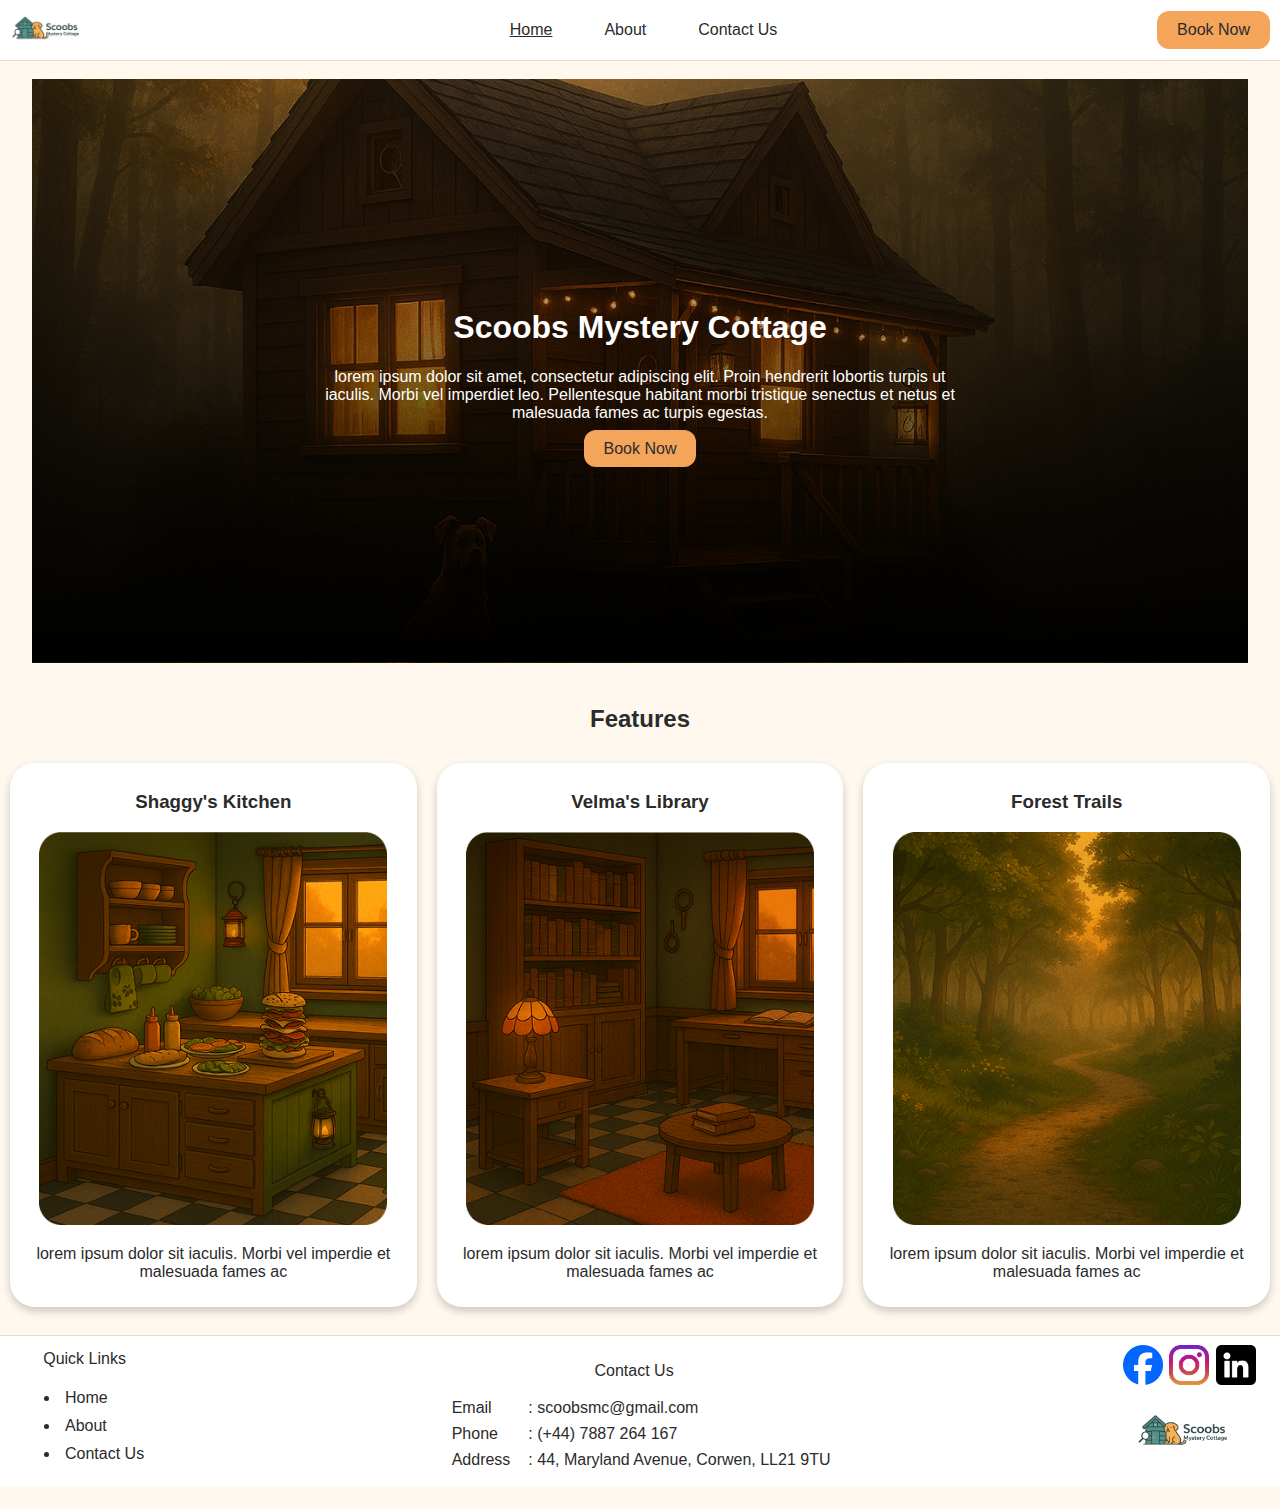
<file: index.html>
<!DOCTYPE html>
<html lang="en">
<head>
    <meta charset="UTF-8" />
    <link rel="stylesheet" type="text/css" href="root/style.css" />
    <title>Scoobs Mystery Cottage</title>
</head>

<body>
    <header>
        <!--image 1 created by Microsoft CoPilot, 2026-->
        <img src="assets/logo.png" alt="Scoobs Mystery Cottage" id="logo" />
        <nav>
            <ul id="nav-list">
                <li class="nav-item" id="current-page"><a href="index.html">Home</a></li>
                <li class="nav-item"><a href="about.html">About</a></li>
                <li class="nav-item"><a href="contactus.html">Contact Us</a></li>
            </ul>
        </nav>
        <a href="contactus.html" class="book-button">Book Now</a>
    </header>

    <br />

    <div class="container">
        <!--image 2 created by Microsoft CoPilot, 2026-->
        <img src="assets/cottage_image_main.png" alt="Cozy cottage with a friendly dog on the porch" class="main-image" />
        <div class="image-content">
            <h1>Scoobs Mystery Cottage</h1>
            <div class="description">
                lorem ipsum dolor sit amet, consectetur adipiscing elit. Proin hendrerit lobortis turpis ut iaculis. Morbi vel imperdiet leo. Pellentesque habitant morbi tristique senectus et netus et malesuada fames ac turpis egestas.
            </div>
            <br />
            <a href="contactus.html" class="book-button">Book Now</a>
        </div>
    </div>

    <br />

    <h2>Features</h2>

    <div class="card-container">

        <div class="card">
            <!--image 3 created by Microsoft CoPilot, 2026-->
            <h3>Shaggy's Kitchen</h3>
            <img src="assets/kitchen_square.png" alt="Kitchen with a sandwich station" class="card-img" />
            <p>
                lorem ipsum dolor sit iaculis. Morbi vel imperdie et malesuada fames ac
            </p>
        </div>

        <div class="card">
            <!--image 4 created by Microsoft CoPilot, 2026-->
            <h3>Velma's Library</h3>
            <img src="assets/library_square.png" alt="Bookshelf full of books and a comfy chair" class="card-img" />
            <p>
                lorem ipsum dolor sit iaculis. Morbi vel imperdie et malesuada fames ac
            </p>
        </div>

        <div class="card">
            <!--image 5 created by Microsoft CoPilot, 2026-->
            <h3>Forest Trails</h3>
            <img src="assets/forest_square.png" alt="Footpath surrounded by trees" class="card-img" />
            <p>
                lorem ipsum dolor sit iaculis. Morbi vel imperdie et malesuada fames ac
            </p>
        </div>

    </div>

    <br />

    <footer>
        <div id="fnav" class="inline-container">
            <p>Quick Links </p>
            <ul id="flist">
                <li class="flist"><a href="index.html">Home</a></li>
                <li class="flist"><a href="about.html">About</a></li>
                <li class="flist"><a href="contactus.html">Contact Us</a></li>
            </ul>
        </div>
        <div id="fcontact" class="inline-container">
            <p>Contact Us</p>
            <table>
                <tr> <td class="c-data"> Email</td><td class="c-data">: scoobsmc@gmail.com</td> </tr>
                <tr> <td class="c-data"> Phone</td><td class="c-data">: (+44) 7887 264 167</td> </tr>
                <tr> <td class="c-data"> Address</td><td class="c-data">: 44, Maryland Avenue, Corwen, LL21 9TU</td> </tr>
            </table>
        </div>
        <div id="flogos" class="inline-container">
            <table>
                <tr>
                    <!--Facebook Logo, 2023-->
                    <td><a href="https://www.facebook.com/"><img src="assets/icons/facebook.png" alt="FacebookLink" class="sicon" /></a></td>
                    <!--Instagram Logo, 2022-->
                    <td><a href="https://www.instagram.com/"><img src="assets/icons/instagram.png" alt="Instagram Link" class="sicon" /></a></td>
                    <!--LinkedIn Logo In-Black, 2018-->
                    <td><a href="https://www.linkedin.com/"><img src="assets/icons/linkedin.png" alt="LinkedIn Link" class="sicon" /></a></td>
                </tr>
                <!--image 1 created by Microsoft CoPilot, 2026-->
                <tr><td id="ftable" colspan="3"><img src="assets/logo.png" alt="Scoobs Mystery Cottage" id="flogo" /></td></tr>
            </table>
        </div>
    </footer>

</body>

</html>
</file>
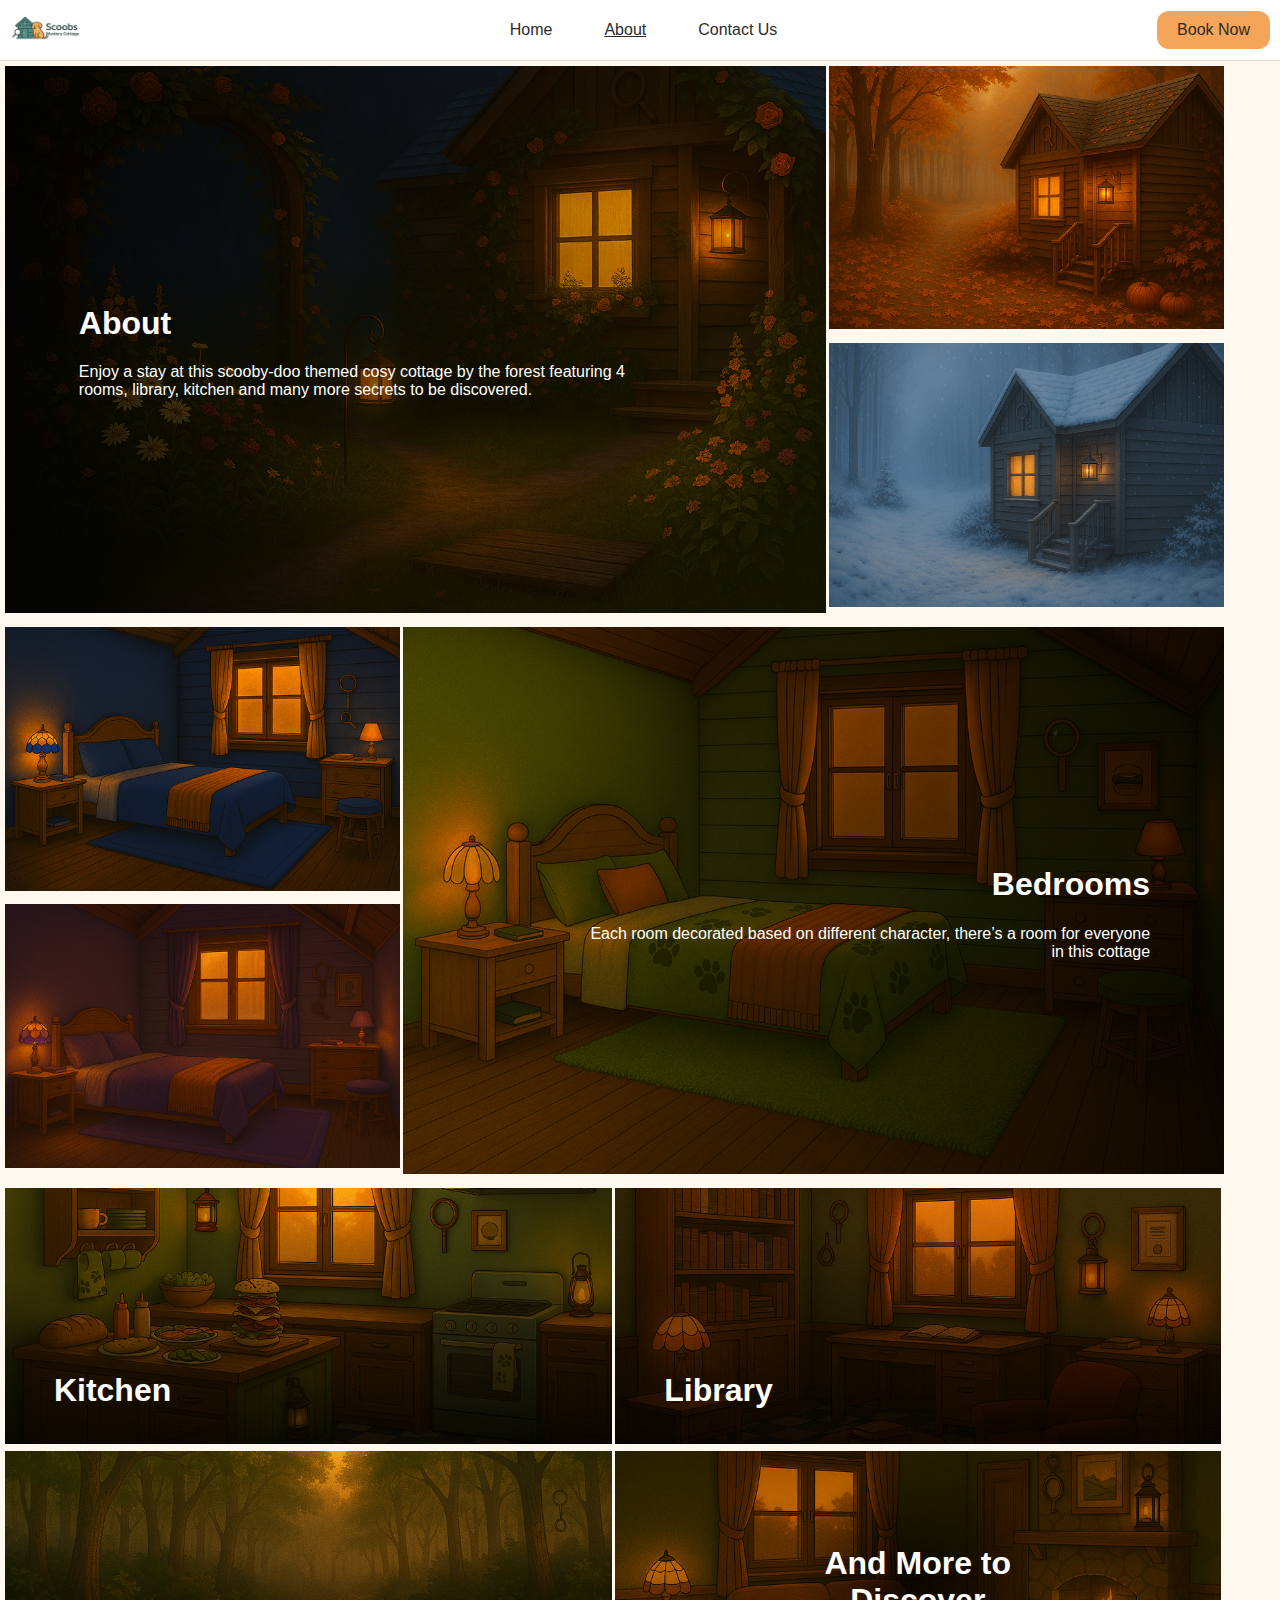
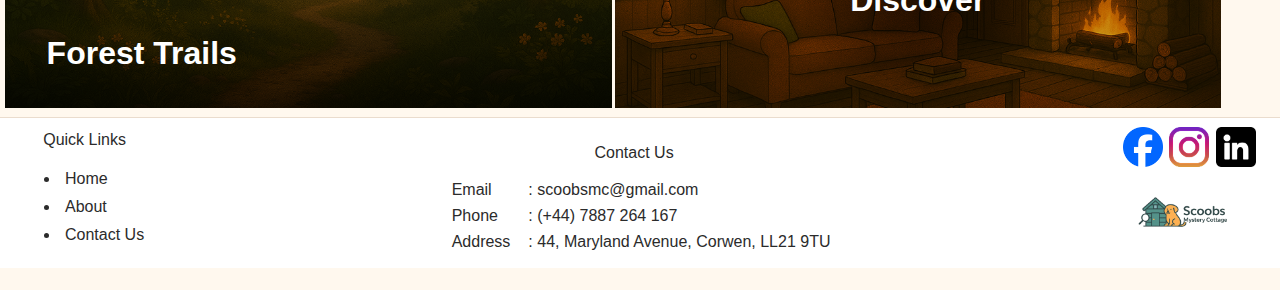
<file: about.html>
<!DOCTYPE html>
<html lang="en">
<head>
    <meta charset="UTF-8" />
    <link rel="stylesheet" type="text/css" href="root/style.css" />
    <title>Gallery</title>
</head>

<body>
    <header>
        <!--image 1 created by Microsoft CoPilot, 2026-->
        <img src="assets/logo.png" alt="Scoobs Mystery Cottage" id="logo" />
        <nav>
            <ul id="nav-list">
                <li class="nav-item"><a href="index.html">Home</a></li>
                <li class="nav-item" id="current-page"><a href="about.html">About</a></li>
                <li class="nav-item"><a href="contactus.html">Contact Us</a></li>
            </ul>
        </nav>
        <a href="contactus.html" class="book-button">Book Now</a>
    </header>
   
    <div id="gallery">
        <div id="image-group-a">
            <div class="left-image">
                <!--image 7 created by Microsoft CoPilot, 2026-->
                <img src="assets/garden_image.png" alt="Back garden full of flowers" class="gallery-image" />
                <div class="about-image-left-content">
                    <h1>About</h1>
                    <div class="description">
                        Enjoy a stay at this scooby-doo themed cosy cottage by the forest featuring 4 rooms, library, kitchen and many more secrets  to be discovered.
                    </div>

                </div>
            </div>
            <div class="sub-image-a-a">
                <!--image 8 created by Microsoft CoPilot, 2026-->
                <img src="assets/autumn_cottage.png" alt="Cottage during the Autumn season" class="gallery-image" />
            </div>
            <div class="sub-image-a-b">
                <!--image 9 created by Microsoft CoPilot, 2026-->
                <img src="assets/winter_cottage.png" alt="Cottage during the Winter season" class="gallery-image" />
            </div>
        </div>

        <div id="image-group-b">
            <div class="right-image">
                <!--image 10 created by Microsoft CoPilot, 2026-->
                <img src="assets/shaggy_room.png" alt="A bedroom inspired by Shaggy from Scooby-doo" class="gallery-image" />
                <div class="about-image-right-content">
                    <h1>Bedrooms</h1>
                    <div class="description">
                        Each room decorated based on different character, there’s a room for everyone in this cottage
                    </div>
                </div>
            </div>
            <div class="sub-image-a">
                <!--image 11 created by Microsoft CoPilot, 2026-->
                <img src="assets/blue_room.png" alt="A bedroom inspired by Fred from Scooby-doo" class="gallery-image" />
            </div>
            <div class="sub-image-b">
                <!--image 12 created by Microsoft CoPilot, 2026-->
                <img src="assets/purple_room.png" alt="A bedroom inspired by Daphne from Scooby-doo" class="gallery-image" />
            </div>
            </div>

        <div id="image-group-c">
            <div class="c-image-a">
                <!--image 13 created by Microsoft CoPilot, 2026-->
                <img src="assets/kitchen.png" alt="beautiful kitchen with a sandwich station" class="gallery-image" />
                <div class="other-features">
                    <h1>Kitchen</h1>
                </div>
            </div>
            <div class="c-image-b">
                <!--image 14 created by Microsoft CoPilot, 2026-->
                <img src="assets/library.png" alt="Bookrack filled with books and a reading chair" class="gallery-image" />
                <div class="other-features">
                    <h1>Library</h1>
                </div>
            </div>
            <div class="c-image-c">
                <!--image 15 created by Microsoft CoPilot, 2026-->
                <img src="assets/forest.png" alt="path along the forest" class="gallery-image" />
                <div class="other-features">
                    <h1>Forest Trails</h1>
                </div>
            </div>
            <div class="c-image-d">
                <!--image 16 created by Microsoft CoPilot, 2026-->
                <img src="assets/fireplace.png" alt="fireplace in a cozy living room" class="gallery-image" />
                <div class="other-features-center">
                    <h1>And More to Discover</h1>
                </div>
            </div>
        </div>
    </div>
        
    <footer>
        <div id="fnav"> 
            <p>Quick Links </p>
            <ul id="flist">
               <li class="flist"><a href="index.html">Home</a></li>
               <li class="flist"><a href="about.html">About</a></li>
               <li class="flist"><a href="contactus.html">Contact Us</a></li>
            </ul>
        </div>
        <div id="fcontact"> 
            <p>Contact Us</p>
            <table>
                <tr> <td class="c-data"> Email</td><td class="c-data">: scoobsmc@gmail.com</td> </tr>
                <tr> <td class="c-data"> Phone</td><td class="c-data">: (+44) 7887 264 167</td> </tr>
                <tr> <td class="c-data"> Address</td><td class="c-data">: 44, Maryland Avenue, Corwen, LL21 9TU</td> </tr>
            </table>
        </div>
        <div id="flogos">
            <table>
                <tr>
                    <!--Facebook Logo, 2023-->
                    <td><a href="https://www.facebook.com/"><img src="assets/icons/facebook.png" alt="FacebookLink" class="sicon" /></a></td>
                    <!--Instagram Logo, 2022-->
                    <td><a href="https://www.instagram.com/"><img src="assets/icons/instagram.png" alt="Instagram Link" class="sicon" /></a></td>
                    <!--LinkedIn Logo In-Black, 2018-->
                    <td><a href="https://www.linkedin.com/"><img src="assets/icons/linkedin.png" alt="LinkedIn Link" class="sicon" /></a></td>
                </tr>
                <!--image 1 created by Microsoft CoPilot, 2026-->
                <tr><td id="ftable" colspan="3"><img src="assets/logo.png" alt="Scoobs Mystery Cottage" id="flogo" /></td></tr>
            </table>
                    
        </div>
    </footer>
</body>

</html>
</file>
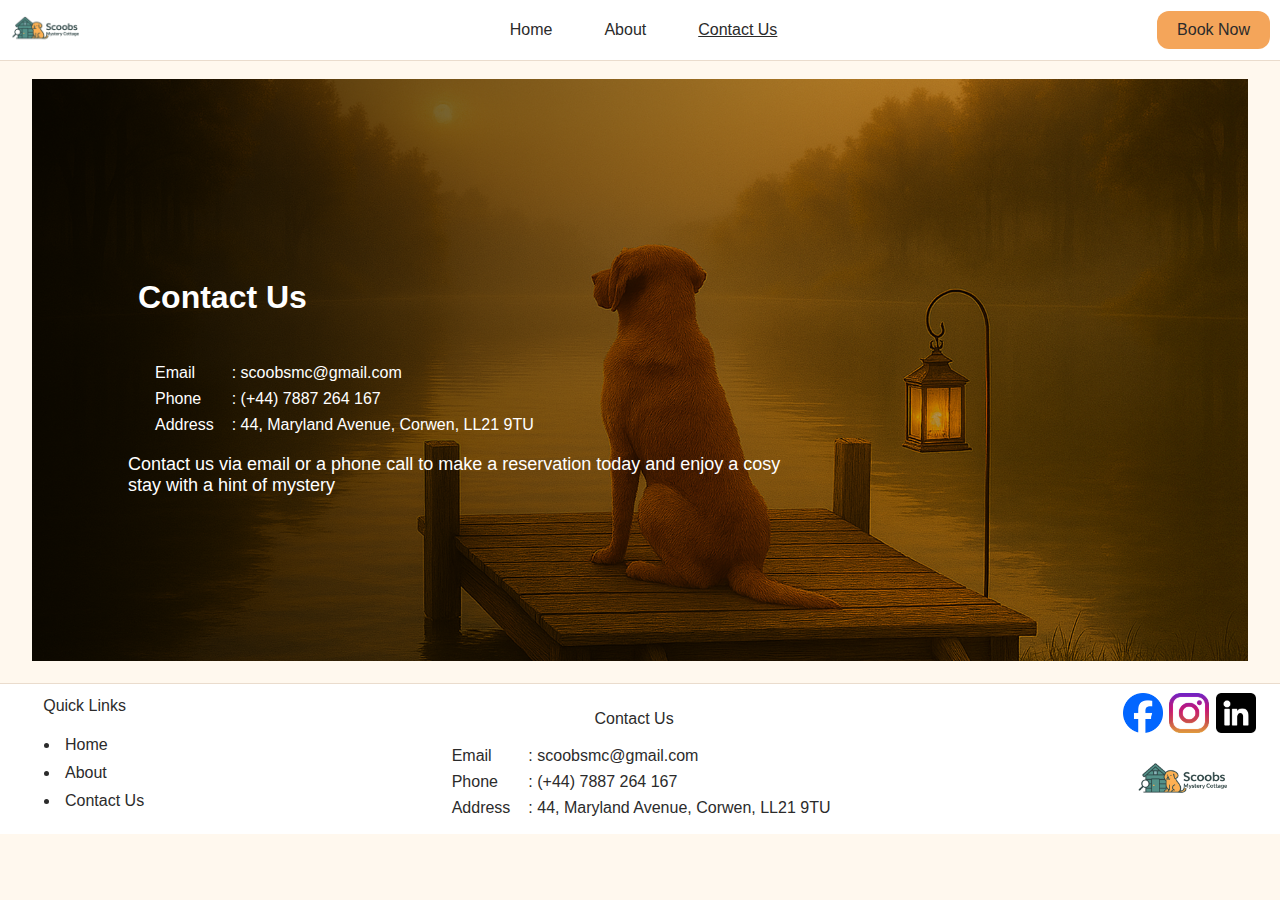
<file: contactus.html>
<!DOCTYPE html>
<html lang="en">
<head>
    <meta charset="UTF-8" />
    <link rel="stylesheet" type="text/css" href="root/style.css" />
    <title>Contact Us</title>
</head>
<body>
    <header>
        <!--image 1 created by Microsoft CoPilot, 2026-->
        <img src="assets/logo.png" alt="Scoobs Mystery Cottage" id="logo" />
        <nav>
            <ul id="nav-list">
                <li class="nav-item"><a href="index.html">Home</a></li>
                <li class="nav-item"><a href="about.html">About</a></li>
                <li class="nav-item" id="current-page"><a href="contactus.html">Contact Us</a></li>
            </ul>
        </nav>
        <a href="contactus.html" class="book-button">Book Now</a>
    </header>

    <br />

    <div class="container">
        <!--image 6 created by Microsoft CoPilot, 2026-->
        <img src="assets/dock_image.png" alt="Dock with a dog looking at the other end" class="main-image" />
        <div id="contact-page">
            <div class="header"><h1>Contact Us</h1></div>
            <div class="contact-details">
                <table>
                    <tr> <td class="c-data"> Email</td><td class="c-data">: scoobsmc@gmail.com</td> </tr>
                    <tr> <td class="c-data"> Phone</td><td class="c-data">: (+44) 7887 264 167</td> </tr>
                    <tr> <td class="c-data"> Address</td><td class="c-data">: 44, Maryland Avenue, Corwen, LL21 9TU</td> </tr>
                </table>
            </div>
            <div class="context">
                Contact us via email or a phone call to make a reservation today and enjoy a cosy stay with a hint of mystery
            </div>
            <div id="map">
                <iframe src="https://www.google.com/maps/embed?pb=!1m14!1m12!1m3!1d3770.10832645546!2d-3.517710716775281!3d53.088807179763165!2m3!1f0!2f0!3f0!3m2!1i1024!2i768!4f13.1!5e1!3m2!1sen!2suk!4v1771688368808!5m2!1sen!2suk" allowfullscreen="" loading="lazy" referrerpolicy="no-referrer-when-downgrade">
                </iframe>
            </div>
        </div>
    </div>

    <br />

        <footer>
            <div id="fnav">
                <p>Quick Links </p>
                <ul id="flist">
                    <li class="flist"><a href="index.html">Home</a></li>
                    <li class="flist"><a href="about.html">About</a></li>
                    <li class="flist"><a href="contactus.html">Contact Us</a></li>
                </ul>
            </div>
            <div id="fcontact">
                <p>Contact Us</p>
                <table>
                    <tr> <td class="c-data"> Email</td><td class="c-data">: scoobsmc@gmail.com</td> </tr>
                    <tr> <td class="c-data"> Phone</td><td class="c-data">: (+44) 7887 264 167</td> </tr>
                    <tr> <td class="c-data"> Address</td><td class="c-data">: 44, Maryland Avenue, Corwen, LL21 9TU</td> </tr>
                </table>
            </div>
            <div id="flogos">
                <table>
                    <tr>
                        <!--Facebook Logo, 2023-->
                        <td><a href="https://www.facebook.com/"><img src="assets/icons/facebook.png" alt="FacebookLink" class="sicon" /></a></td>
                        <!--Instagram Logo, 2022-->
                        <td><a href="https://www.instagram.com/"><img src="assets/icons/instagram.png" alt="Instagram Link" class="sicon" /></a></td>
                        <!--LinkedIn Logo In-Black, 2018-->
                        <td><a href="https://www.linkedin.com/"><img src="assets/icons/linkedin.png" alt="LinkedIn Link" class="sicon" /></a></td>
                    </tr>
                    <!--image 1 created by Microsoft CoPilot, 2026-->
                    <tr><td id="ftable" colspan="3"><img src="assets/logo.png" alt="Scoobs Mystery Cottage" id="flogo" /></td></tr>
                </table>

            </div>
        </footer>
</body>

</html>
</file>
<file: root/style.css>
/*common css*/

body {
    margin: 0;
    background-color: #FFF8EE;
    font-family: sans-serif;
    color: #2B2B2B;
}

a {
    color: #2B2B2B;
    text-decoration: none;
}

h1 {
    color: #FFFFFF;
}

h2 {
    text-align: center;
}

p {
    text-align: center
}

/*header css*/

header{
    position: sticky;
    top: 0;
    display: flex;
    align-items: center;
    justify-content:space-between;
    border-bottom-style: solid;
    border-bottom-color: #EADCCD;
    border-bottom-width: thin;
    padding-right: 10px;
    background-color: #FFFFFF;
    width: auto;
    height: 60px;
    z-index:1000;
}

#logo {
    width: auto;
    height: 60px;
}

#nav-list {
    display:flex;
    align-items: center;
    gap: 20px;
    list-style-type: none;
}

.nav-item {
    padding: 16px;
    color: #2B2B2B;
}

.nav-item:hover {
    font-style: italic;
}


#current-page{
    text-decoration: underline;
    text-decoration-color: #2B2B2B;
}

nav {
    display: flex;
    width: auto;
    max-width: 1500px;
    height: 75px;
    font-size: 16px;
    padding: 1em;
}

.book-button {
    background-color: #F4A55A;
    border: none;
    padding: 10px 20px;
    border-radius: 12px;
    text-align: center;
    font-size: 16px;
    color: #2B2B2B;
}

/*footer css*/

footer {
    display: flex;
    align-items: center;
    justify-content: space-between;
    border-top-style: solid;
    border-top-color: #EADCCD;
    border-top-width: thin;
    background-color: #FFFFFF;
    width: 100%;
    height: 150px;
}

#fnav{
    padding: 20px;

}

.flist{
    padding:5px;
    font-size:16px;
}

#flist{
    padding-bottom:5px;
}

#fcontact{
    padding: 20px;
    align-content:center;
}

.c-data{
    padding-left: 15px;
    padding-bottom: 5px;
    text-align:left;
    font-size:16px;
}

td{
    text-align:center;
}

#flogos{
    padding: 20px;
}

.sicon{
    font-size: 10px;
    height:40px;
    width:auto;
    overflow:hidden;
}

#flogo {
    width: auto;
    padding-right:15px;
    height: 80px;
    overflow:hidden;
    
}

.inline-container {
    display: inline-block;
}

.container{
    position:relative;
    text-align:center;
}

/*index css*/

.main-image{
    width:95%;
    height:auto;
}



.description{
    color:#FFFFFF;
}

.image-content{
    position:absolute;
    top:50%;
    left:50%;
    transform: translate(-50%, -50%);
}

.card-container{
    display: flex;
    text-align:center;
}

h3{
    text-align:center;
}

.card{
    margin: 10px;
    padding: 10px;
    box-shadow: 0 4px 8px 0 rgba(0,0,0,0.2);
    border-radius: 25px;
    background-color: white;
    color:#2B2B2B;
}

.card p{
    text-align:center;
    font-size:16px;
}


.card-img{
    text-align:center;
    width: 90%;
}

/*contact us css*/

#contact-page {
    width: 80%;
    position: absolute;
    top: 50%;
    left: 50%;
    transform: translate(-50%, -50%);
    display: grid;
    grid-template-areas: "header map" "contact-details map" "context map";
    grid-template-columns: 66% 34%;
    gap: 3px;
    padding: 5px;
}

.header{
    grid-area: header;
    padding: 10px;
    text-align: left;
}

.contact-details{
    font-size: 16px;
    text-align: left;
    grid-area: contact-details;
    color: #FFFFFF;
    padding: 10px;
}

.context{
    
    font-size: 18px;
    grid-area: context;
    text-align: left;
    color: #FFFFFF;
}

#map {
    text-align:center;
    grid-area: map;
    height: 100%;
}
iframe {
    text-align:center;
    width:100%;
    height:90%;
    border:0;
}

/*about css*/

.gallery-image {
    width: 100%;
    height: auto;
}

#image-group-a {
    width: 95%;
    display: grid;
    grid-template-areas: "left top-right" "left bottom-right";
    grid-template-columns: 67.5% 32.5%;
    grid-row-gap: 0px;
    padding: 5px;
    gap: 3px;
}

.left-image {
    position: relative;
    text-align: left;
    grid-area: left;
    width: 100%;
    height: auto;
}

.sub-image-a-a {
    grid-area: top-right;
    width: 100%;
    height: auto;
}

.sub-image-a-b {
    grid-area: bottom-right;
    width: 100%;
    height: auto;
}

#image-group-b {
    width: 95%;
    display: grid;
    grid-template-areas: "top-left right" "bottom-left right";
    grid-template-columns:32.5% 67.5%;
    grid-row-gap: 0px;
    padding: 5px;
    gap: 3px;
}

.right-image {
    position: relative;
    text-align: right;
    grid-area: right;
    width: 100%;
    height: auto;
}

.sub-image-b-a {
    grid-area: top-left;
    width: 100%;
    height: auto;
}

.sub-image-b-b {
    grid-area: bottom-left;
    width: 100%;
    height: auto;
}

#image-group-c {
    width: 95%;
    display: grid;
    grid-template-areas: "top-left top-right" "bottom-left bottom-right";
    grid-template-columns: 1fr 1fr;
    padding: 5px;
    gap: 3px;
}

.c-image-a {
    position: relative;
    text-align: left; 
    grid-area: top-left;
    width: 100%;
    height: auto;
}

.c-image-b {
    position: relative;
    text-align: left;
    grid-area: top-right;
    width: 100%;
    height: auto;
}

.c-image-c {
    position: relative;
    text-align: left;
    grid-area: bottom-left;
    width: 100%;
    height: auto;
}

.c-image-d {
    position: relative;
    text-align: center;
    grid-area: bottom-right;
    width: 100%;
    height: auto;
}

.about-image-left-content {
    position: absolute;
    top: 50%;
    left: 30%;
    transform: translate(-30%, -50%);
}

.about-image-right-content {
    position: absolute;
    top: 50%;
    right: 30%;
    transform: translate(30%, -50%);
}

.other-features {
    position: absolute;
    bottom: 10%;
    left: 10%;
    transform: translate(-10%, 10%);
}

.other-features-center{
    position: absolute;
    top: 50%;
    left: 50%;
    transform: translate(-50%, -50%);
}

/*media queries*/

@media (max-width: 768px) {
    .card-container {
        flex-direction: column;
        align-items: center;
    }
    .card {
        width: 80%;
    }
    #image-group-a{
        grid-template-areas: "left" "top-right" "bottom-right";
        grid-template-columns: 100%;
    }
    #image-group-b {
        grid-template-areas: "right" "top-left" "bottom-left";
        grid-template-columns: 100%;
    }
    #image-group-c {
        grid-template-areas: "top-left" "top-right" "bottom-left" "bottom-right";
        grid-template-columns: 100%;
    }
}
</file>
